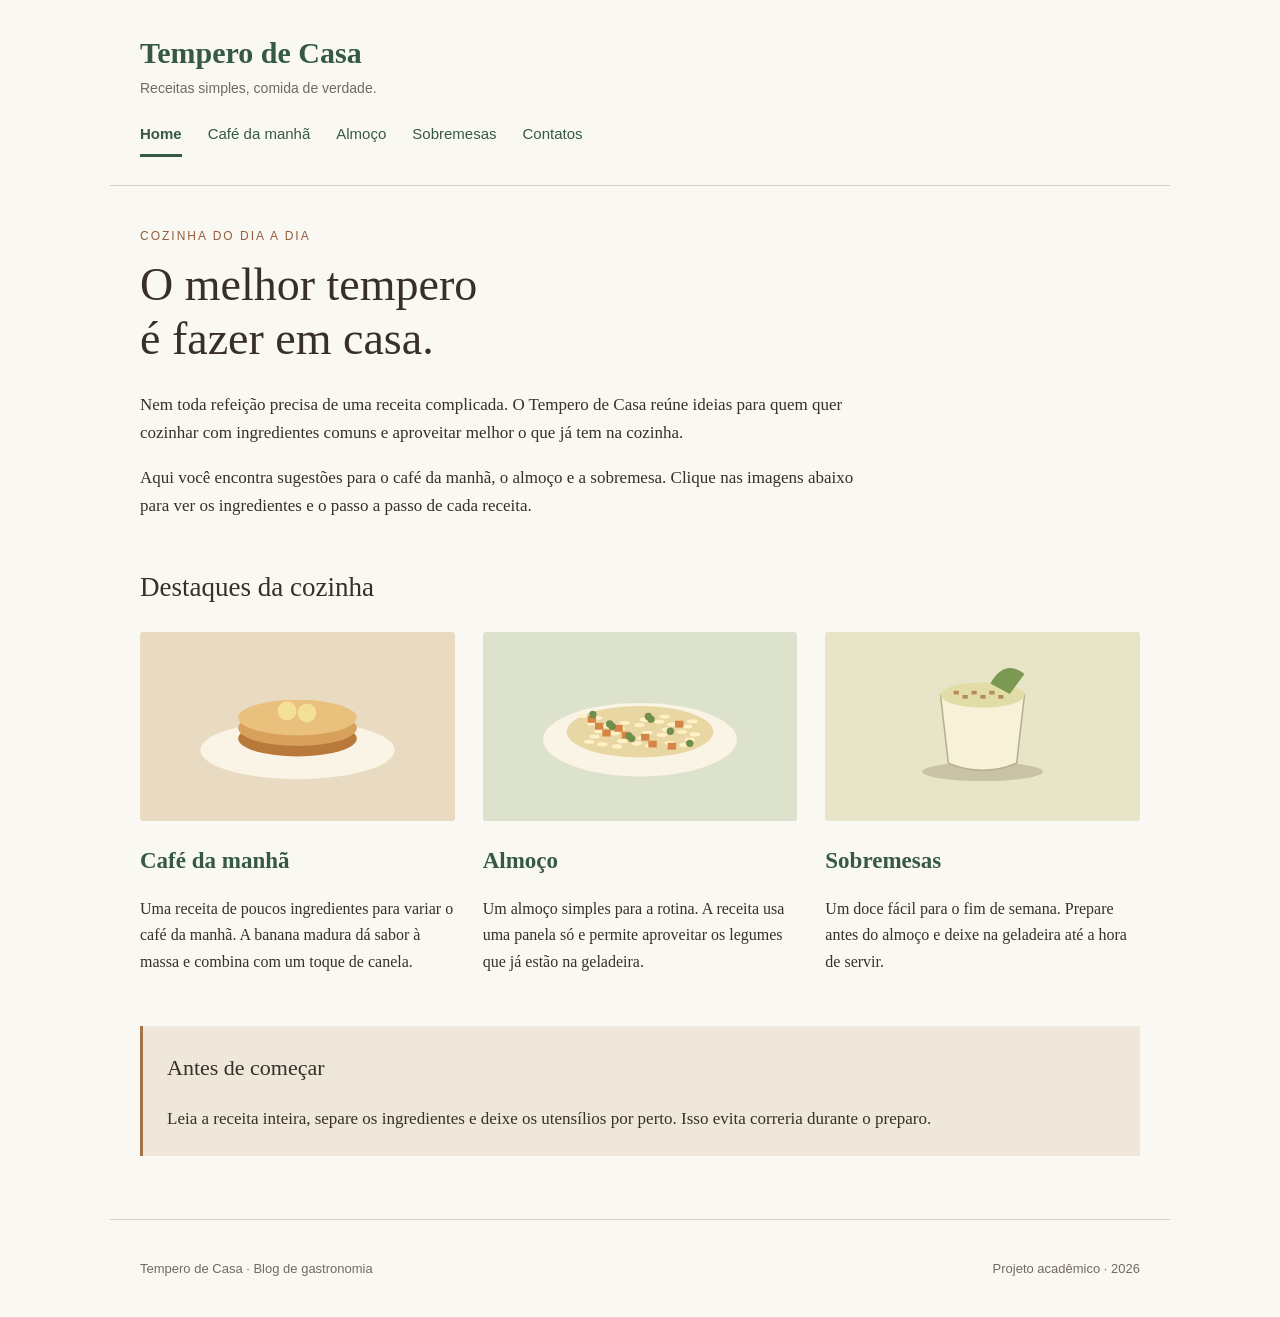
<file: index.html>
<!DOCTYPE html><html lang="pt-BR"><head><meta charset="UTF-8"><meta name="viewport" content="width=device-width, initial-scale=1"><meta name="description" content="Receitas simples para o dia a dia."><title>Home | Tempero de Casa</title><link rel="stylesheet" href="style.css"></head><body><header><a class="marca" href="index.html">Tempero de Casa</a><p>Receitas simples, comida de verdade.</p><nav aria-label="Navegação principal"><a href="index.html" aria-current="page">Home</a><a href="cafe.html">Café da manhã</a><a href="almoco.html">Almoço</a><a href="sobremesas.html">Sobremesas</a><a href="contatos.html">Contatos</a></nav></header><main><section class="intro"><p class="etiqueta">COZINHA DO DIA A DIA</p><h1>O melhor tempero<br>é fazer em casa.</h1><p>Nem toda refeição precisa de uma receita complicada. O Tempero de Casa reúne ideias para quem quer cozinhar com ingredientes comuns e aproveitar melhor o que já tem na cozinha.</p><p>Aqui você encontra sugestões para o café da manhã, o almoço e a sobremesa. Clique nas imagens abaixo para ver os ingredientes e o passo a passo de cada receita.</p></section><section><h2>Destaques da cozinha</h2><div class="grade"><article><a href="cafe.html"><img src="cafe.svg" alt="Ilustração de panqueca de banana"><h3>Café da manhã</h3></a><p>Uma receita de poucos ingredientes para variar o café da manhã. A banana madura dá sabor à massa e combina com um toque de canela.</p></article><article><a href="almoco.html"><img src="almoco.svg" alt="Ilustração de arroz com legumes"><h3>Almoço</h3></a><p>Um almoço simples para a rotina. A receita usa uma panela só e permite aproveitar os legumes que já estão na geladeira.</p></article><article><a href="sobremesas.html"><img src="sobremesas.svg" alt="Ilustração de creme de limão no copinho"><h3>Sobremesas</h3></a><p>Um doce fácil para o fim de semana. Prepare antes do almoço e deixe na geladeira até a hora de servir.</p></article></div></section><aside><h2>Antes de começar</h2><p>Leia a receita inteira, separe os ingredientes e deixe os utensílios por perto. Isso evita correria durante o preparo.</p></aside></main><footer><p>Tempero de Casa · Blog de gastronomia</p><p>Projeto acadêmico · 2026</p></footer></body></html>
</file>
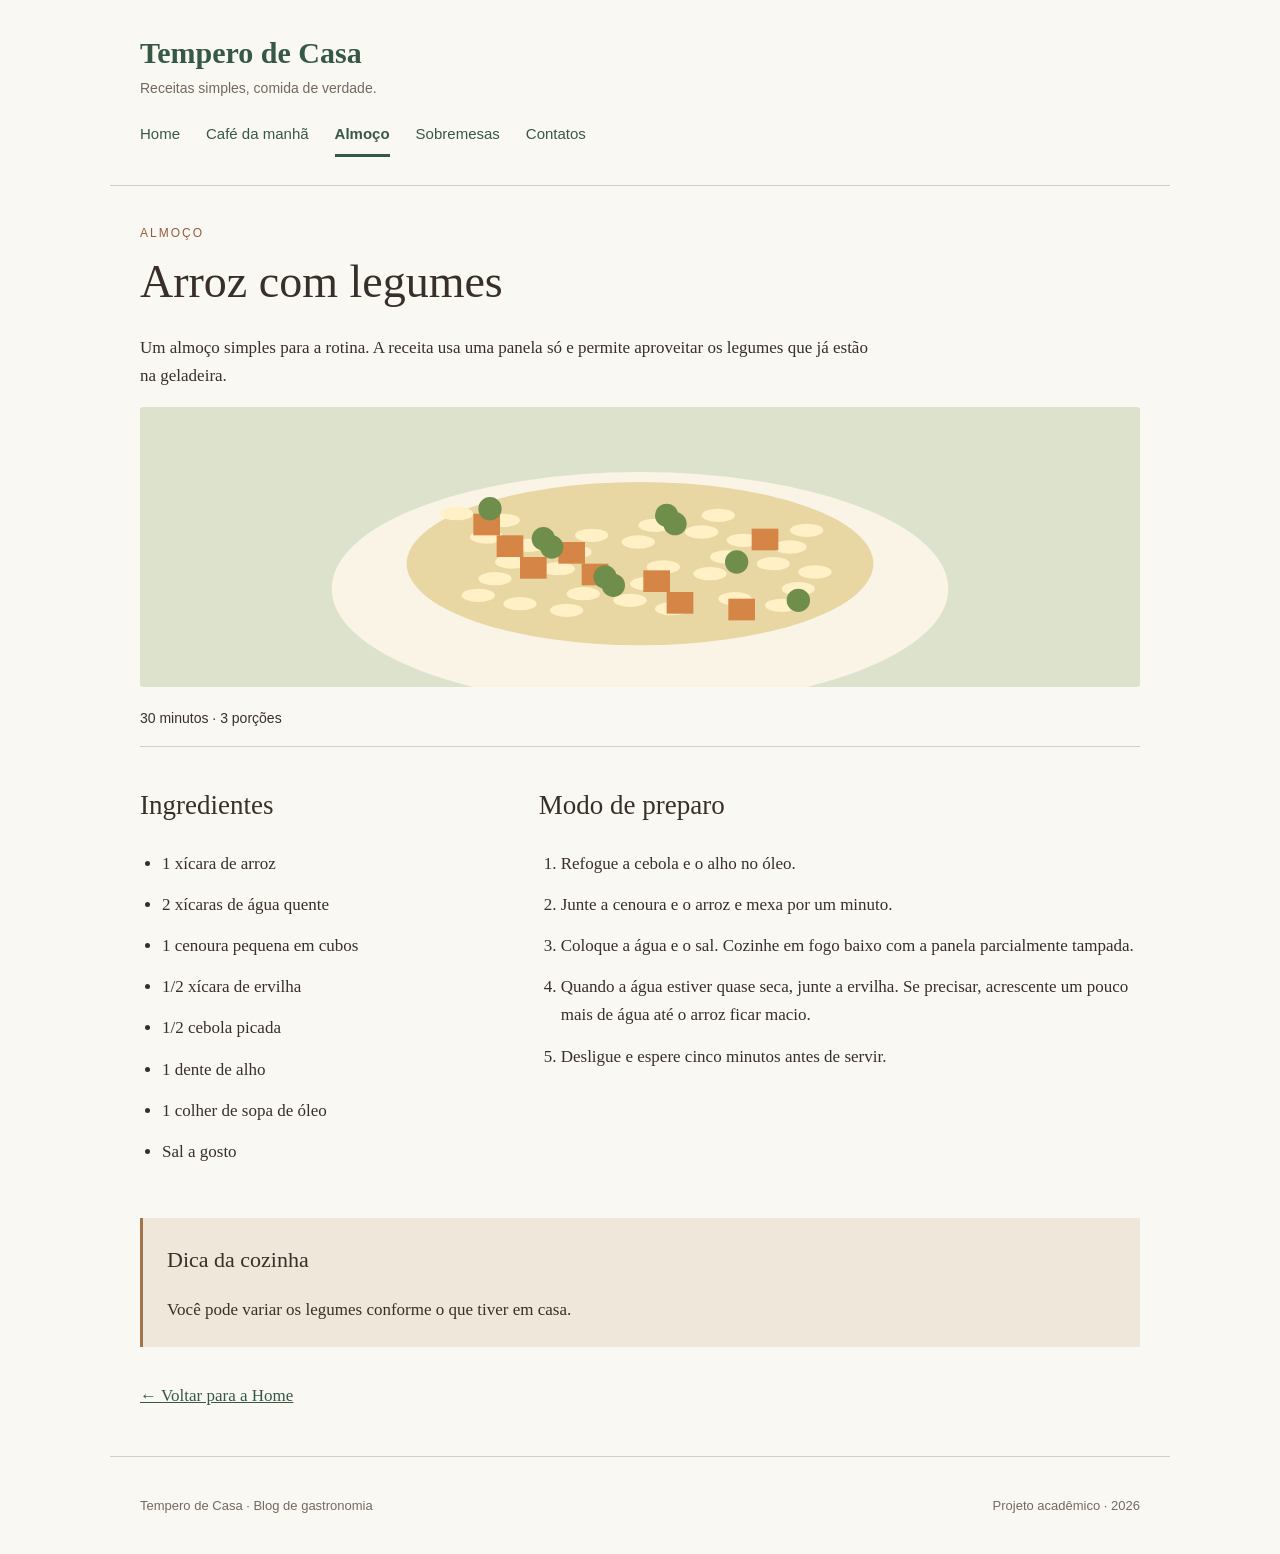
<file: almoco.html>
<!DOCTYPE html><html lang="pt-BR"><head><meta charset="UTF-8"><meta name="viewport" content="width=device-width, initial-scale=1"><meta name="description" content="Receitas simples para o dia a dia."><title>Almoço | Tempero de Casa</title><link rel="stylesheet" href="style.css"></head><body><header><a class="marca" href="index.html">Tempero de Casa</a><p>Receitas simples, comida de verdade.</p><nav aria-label="Navegação principal"><a href="index.html">Home</a><a href="cafe.html">Café da manhã</a><a href="almoco.html" aria-current="page">Almoço</a><a href="sobremesas.html">Sobremesas</a><a href="contatos.html">Contatos</a></nav></header><main><p class="etiqueta">ALMOÇO</p><h1>Arroz com legumes</h1><p class="abertura">Um almoço simples para a rotina. A receita usa uma panela só e permite aproveitar os legumes que já estão na geladeira.</p><img class="banner" src="almoco.svg" alt="Ilustração de arroz com legumes"><p class="tempo">30 minutos · 3 porções</p><div class="receita"><section><h2>Ingredientes</h2><ul><li>1 xícara de arroz</li><li>2 xícaras de água quente</li><li>1 cenoura pequena em cubos</li><li>1/2 xícara de ervilha</li><li>1/2 cebola picada</li><li>1 dente de alho</li><li>1 colher de sopa de óleo</li><li>Sal a gosto</li></ul></section><section><h2>Modo de preparo</h2><ol><li>Refogue a cebola e o alho no óleo.</li><li>Junte a cenoura e o arroz e mexa por um minuto.</li><li>Coloque a água e o sal. Cozinhe em fogo baixo com a panela parcialmente tampada.</li><li>Quando a água estiver quase seca, junte a ervilha. Se precisar, acrescente um pouco mais de água até o arroz ficar macio.</li><li>Desligue e espere cinco minutos antes de servir.</li></ol></section></div><aside><h2>Dica da cozinha</h2><p>Você pode variar os legumes conforme o que tiver em casa.</p></aside><p><a href="index.html">← Voltar para a Home</a></p></main><footer><p>Tempero de Casa · Blog de gastronomia</p><p>Projeto acadêmico · 2026</p></footer></body></html>
</file>
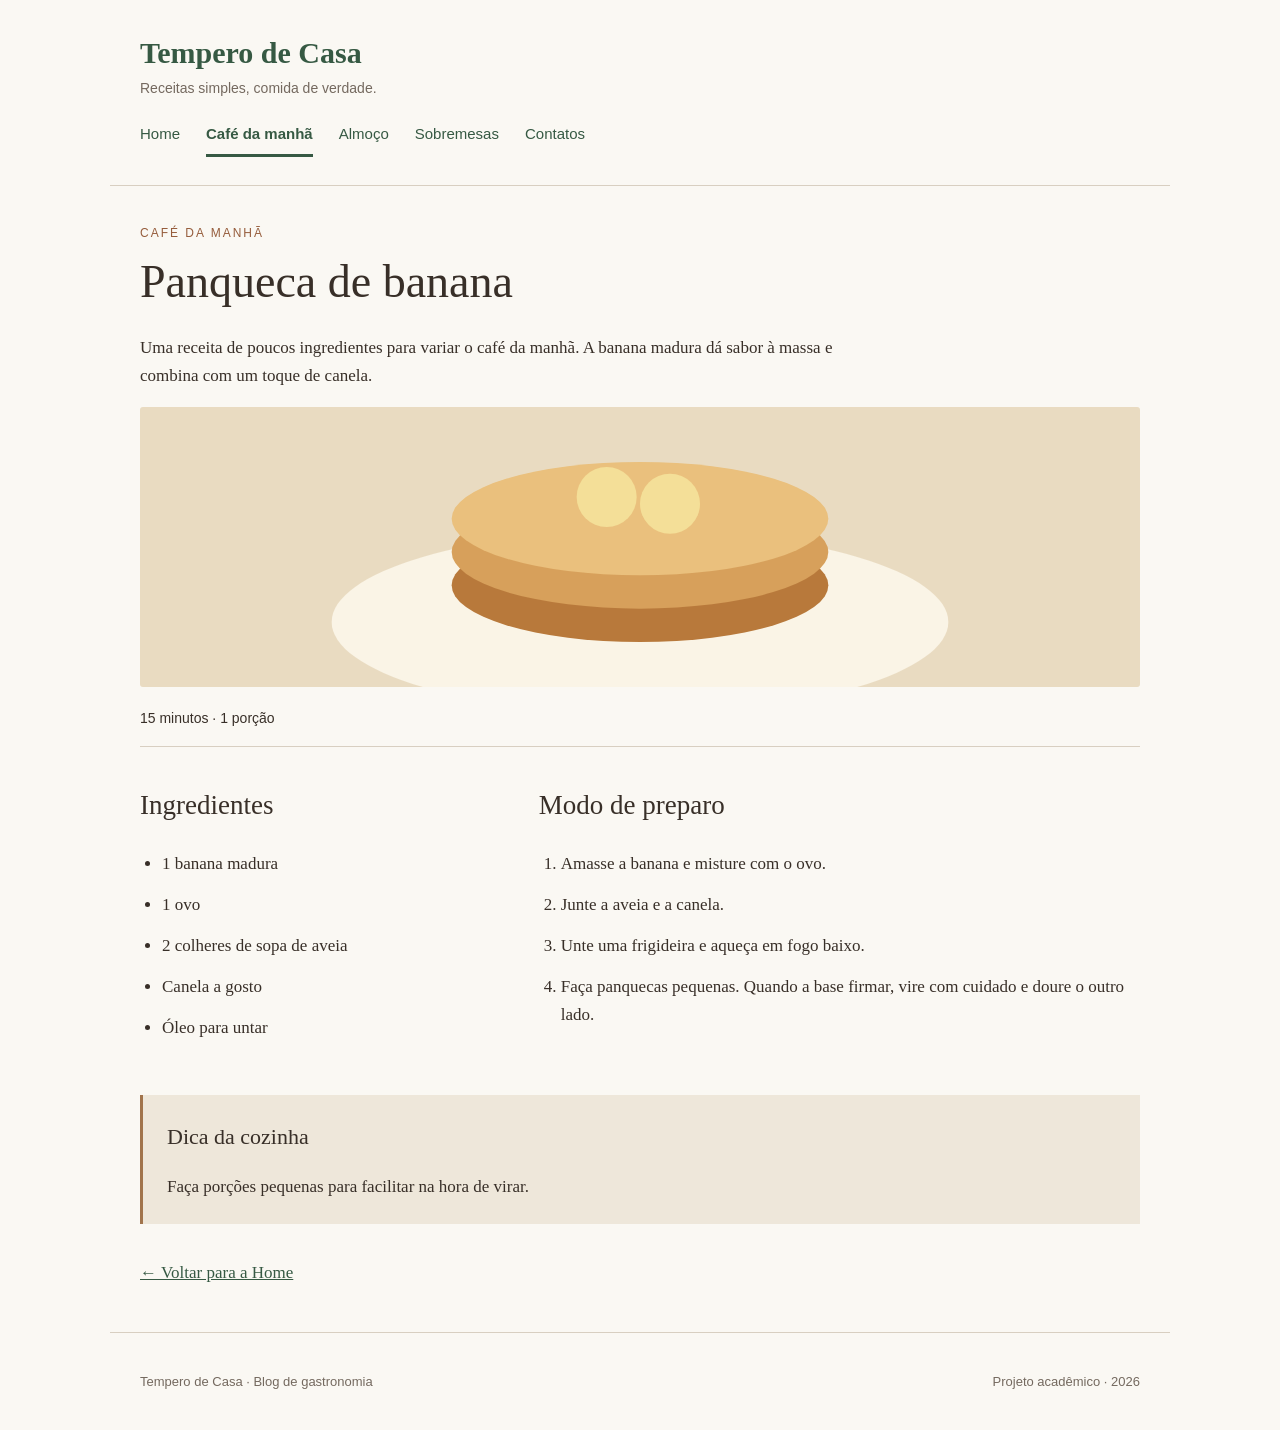
<file: cafe.html>
<!DOCTYPE html><html lang="pt-BR"><head><meta charset="UTF-8"><meta name="viewport" content="width=device-width, initial-scale=1"><meta name="description" content="Receitas simples para o dia a dia."><title>Café da manhã | Tempero de Casa</title><link rel="stylesheet" href="style.css"></head><body><header><a class="marca" href="index.html">Tempero de Casa</a><p>Receitas simples, comida de verdade.</p><nav aria-label="Navegação principal"><a href="index.html">Home</a><a href="cafe.html" aria-current="page">Café da manhã</a><a href="almoco.html">Almoço</a><a href="sobremesas.html">Sobremesas</a><a href="contatos.html">Contatos</a></nav></header><main><p class="etiqueta">CAFÉ DA MANHÃ</p><h1>Panqueca de banana</h1><p class="abertura">Uma receita de poucos ingredientes para variar o café da manhã. A banana madura dá sabor à massa e combina com um toque de canela.</p><img class="banner" src="cafe.svg" alt="Ilustração de panqueca de banana"><p class="tempo">15 minutos · 1 porção</p><div class="receita"><section><h2>Ingredientes</h2><ul><li>1 banana madura</li><li>1 ovo</li><li>2 colheres de sopa de aveia</li><li>Canela a gosto</li><li>Óleo para untar</li></ul></section><section><h2>Modo de preparo</h2><ol><li>Amasse a banana e misture com o ovo.</li><li>Junte a aveia e a canela.</li><li>Unte uma frigideira e aqueça em fogo baixo.</li><li>Faça panquecas pequenas. Quando a base firmar, vire com cuidado e doure o outro lado.</li></ol></section></div><aside><h2>Dica da cozinha</h2><p>Faça porções pequenas para facilitar na hora de virar.</p></aside><p><a href="index.html">← Voltar para a Home</a></p></main><footer><p>Tempero de Casa · Blog de gastronomia</p><p>Projeto acadêmico · 2026</p></footer></body></html>
</file>
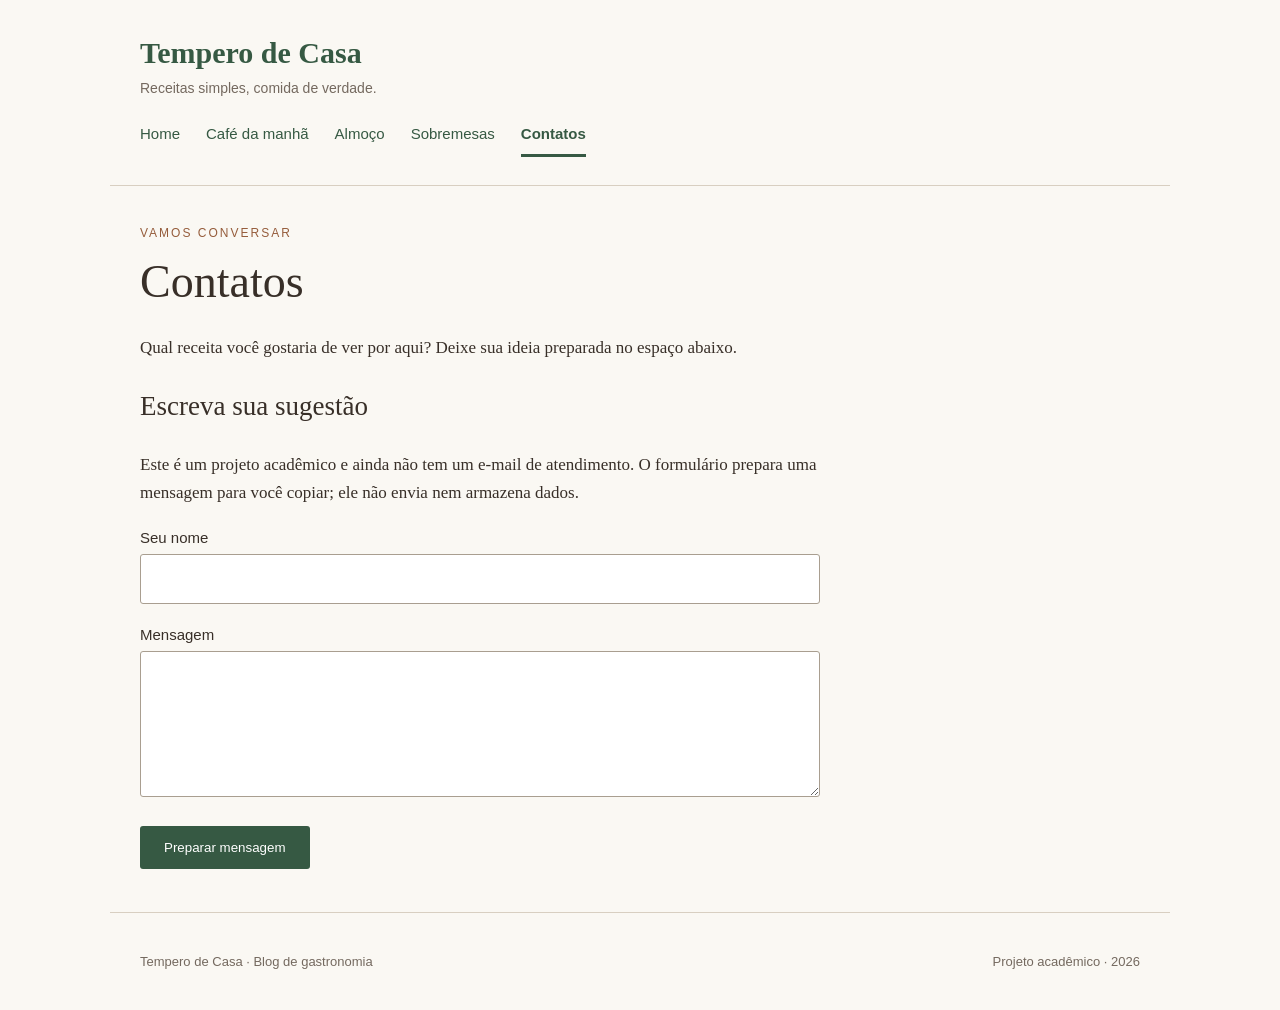
<file: contatos.html>
<!DOCTYPE html><html lang="pt-BR"><head><meta charset="UTF-8"><meta name="viewport" content="width=device-width, initial-scale=1"><meta name="description" content="Receitas simples para o dia a dia."><title>Contatos | Tempero de Casa</title><link rel="stylesheet" href="style.css"></head><body><header><a class="marca" href="index.html">Tempero de Casa</a><p>Receitas simples, comida de verdade.</p><nav aria-label="Navegação principal"><a href="index.html">Home</a><a href="cafe.html">Café da manhã</a><a href="almoco.html">Almoço</a><a href="sobremesas.html">Sobremesas</a><a href="contatos.html" aria-current="page">Contatos</a></nav></header><main><p class="etiqueta">VAMOS CONVERSAR</p><h1>Contatos</h1><p class="abertura">Qual receita você gostaria de ver por aqui? Deixe sua ideia preparada no espaço abaixo.</p><section class="contato"><h2>Escreva sua sugestão</h2><p>Este é um projeto acadêmico e ainda não tem um e-mail de atendimento. O formulário prepara uma mensagem para você copiar; ele não envia nem armazena dados.</p><form><label for="nome">Seu nome</label><input id="nome" required maxlength="80" autocomplete="name"><label for="mensagem">Mensagem</label><textarea id="mensagem" required rows="5" maxlength="2000"></textarea><button>Preparar mensagem</button><p id="status" role="status"></p><textarea id="resultado" aria-label="Mensagem preparada" rows="6" readonly hidden></textarea></form></section><script src="contato.js"></script></main><footer><p>Tempero de Casa · Blog de gastronomia</p><p>Projeto acadêmico · 2026</p></footer></body></html>
</file>
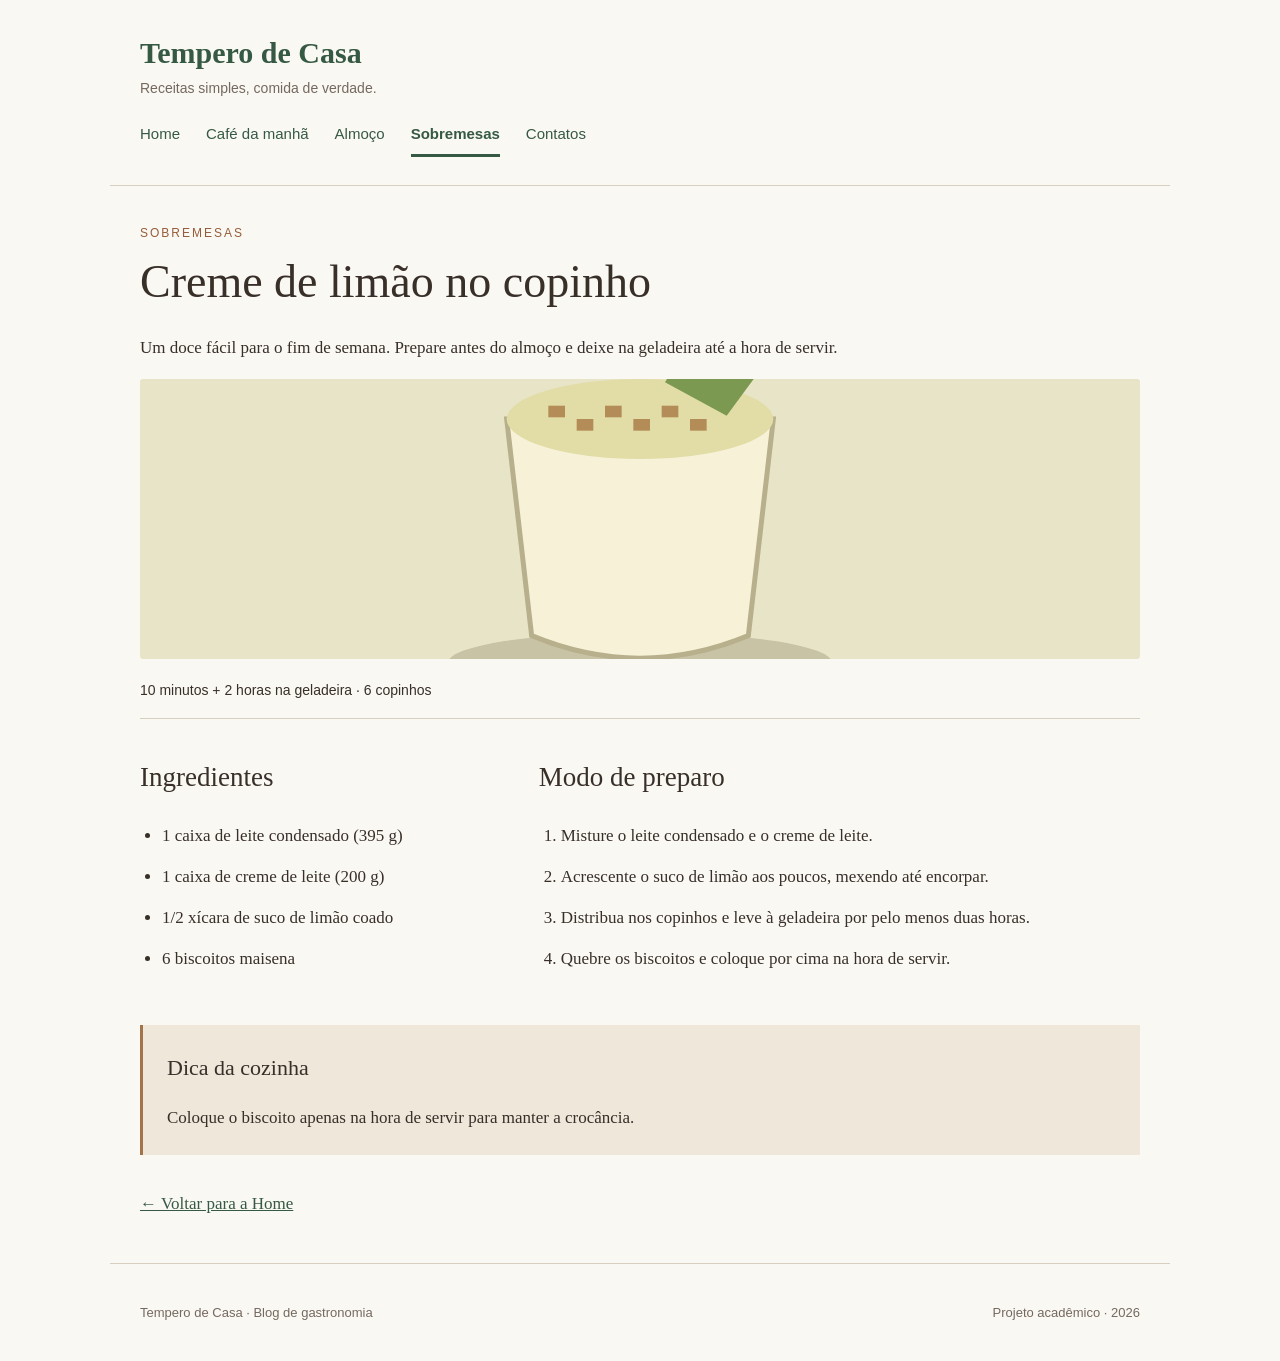
<file: sobremesas.html>
<!DOCTYPE html><html lang="pt-BR"><head><meta charset="UTF-8"><meta name="viewport" content="width=device-width, initial-scale=1"><meta name="description" content="Receitas simples para o dia a dia."><title>Sobremesas | Tempero de Casa</title><link rel="stylesheet" href="style.css"></head><body><header><a class="marca" href="index.html">Tempero de Casa</a><p>Receitas simples, comida de verdade.</p><nav aria-label="Navegação principal"><a href="index.html">Home</a><a href="cafe.html">Café da manhã</a><a href="almoco.html">Almoço</a><a href="sobremesas.html" aria-current="page">Sobremesas</a><a href="contatos.html">Contatos</a></nav></header><main><p class="etiqueta">SOBREMESAS</p><h1>Creme de limão no copinho</h1><p class="abertura">Um doce fácil para o fim de semana. Prepare antes do almoço e deixe na geladeira até a hora de servir.</p><img class="banner" src="sobremesas.svg" alt="Ilustração de creme de limão no copinho"><p class="tempo">10 minutos + 2 horas na geladeira · 6 copinhos</p><div class="receita"><section><h2>Ingredientes</h2><ul><li>1 caixa de leite condensado (395 g)</li><li>1 caixa de creme de leite (200 g)</li><li>1/2 xícara de suco de limão coado</li><li>6 biscoitos maisena</li></ul></section><section><h2>Modo de preparo</h2><ol><li>Misture o leite condensado e o creme de leite.</li><li>Acrescente o suco de limão aos poucos, mexendo até encorpar.</li><li>Distribua nos copinhos e leve à geladeira por pelo menos duas horas.</li><li>Quebre os biscoitos e coloque por cima na hora de servir.</li></ol></section></div><aside><h2>Dica da cozinha</h2><p>Coloque o biscoito apenas na hora de servir para manter a crocância.</p></aside><p><a href="index.html">← Voltar para a Home</a></p></main><footer><p>Tempero de Casa · Blog de gastronomia</p><p>Projeto acadêmico · 2026</p></footer></body></html>
</file>
<file: style.css>
*{box-sizing:border-box}body{margin:0;background:#faf8f3;color:#382f28;font:17px/1.65 Georgia,serif}header,main,footer{max-width:1060px;margin:auto;padding:28px 30px}header{border-bottom:1px solid #d8cfc1}.marca{font-size:30px;font-weight:bold;text-decoration:none}header p{font:14px Arial,sans-serif;color:#74695f;margin:2px 0 26px}a{color:#365943}nav{display:flex;flex-wrap:wrap;gap:26px}nav a{font:15px/1.6 Arial,sans-serif;text-decoration:none;padding-bottom:8px}nav a[aria-current]{border-bottom:3px solid #365943;font-weight:bold}a:hover{text-decoration:underline}a:focus-visible,input:focus-visible,textarea:focus-visible,button:focus-visible{outline:3px solid #b46a36;outline-offset:4px}h1{font-size:46px;font-weight:normal;line-height:1.18;margin:15px 0 25px}h2{font-size:27px;font-weight:normal}h3{font-size:23px;margin:12px 0 0}.etiqueta{font:12px Arial,sans-serif;color:#955c3b;letter-spacing:2px}.intro{max-width:740px;margin:15px 0 45px}.grade{display:grid;grid-template-columns:repeat(3,1fr);gap:28px}.grade img{width:100%;border-radius:3px}.grade a{text-decoration:none}.grade p{font-size:16px}.banner{width:100%;height:280px;object-fit:cover;border-radius:3px}.abertura{max-width:740px}.tempo{font:14px Arial,sans-serif;padding-bottom:20px;border-bottom:1px solid #d8cfc1}.receita{display:grid;grid-template-columns:1fr 1.7fr;gap:45px}li{margin-bottom:13px}ul,ol{padding-left:22px}aside{background:#eee7da;border-left:3px solid #a1744c;padding:6px 24px;margin:35px 0}aside h2{font-size:22px}footer{border-top:1px solid #d8cfc1;display:flex;justify-content:space-between;font:13px Arial,sans-serif;color:#74695f}.contato{max-width:680px}label{display:block;font:15px Arial,sans-serif;margin:22px 0 8px}input,textarea{width:100%;padding:12px;font:16px/1.5 Arial,sans-serif;border:1px solid #a99e90;border-radius:3px}button{padding:14px 24px;background:#365943;color:white;border:0;border-radius:3px;margin-top:20px;cursor:pointer}#status{font-size:15px}@media(max-width:700px){header,main,footer{padding:22px 20px}h1{font-size:36px}.grade,.receita{grid-template-columns:1fr;gap:20px}nav{gap:12px 18px}nav a{font-size:14px}.grade img{max-height:260px;object-fit:cover}.banner{height:220px}footer{display:block}}
</file>
